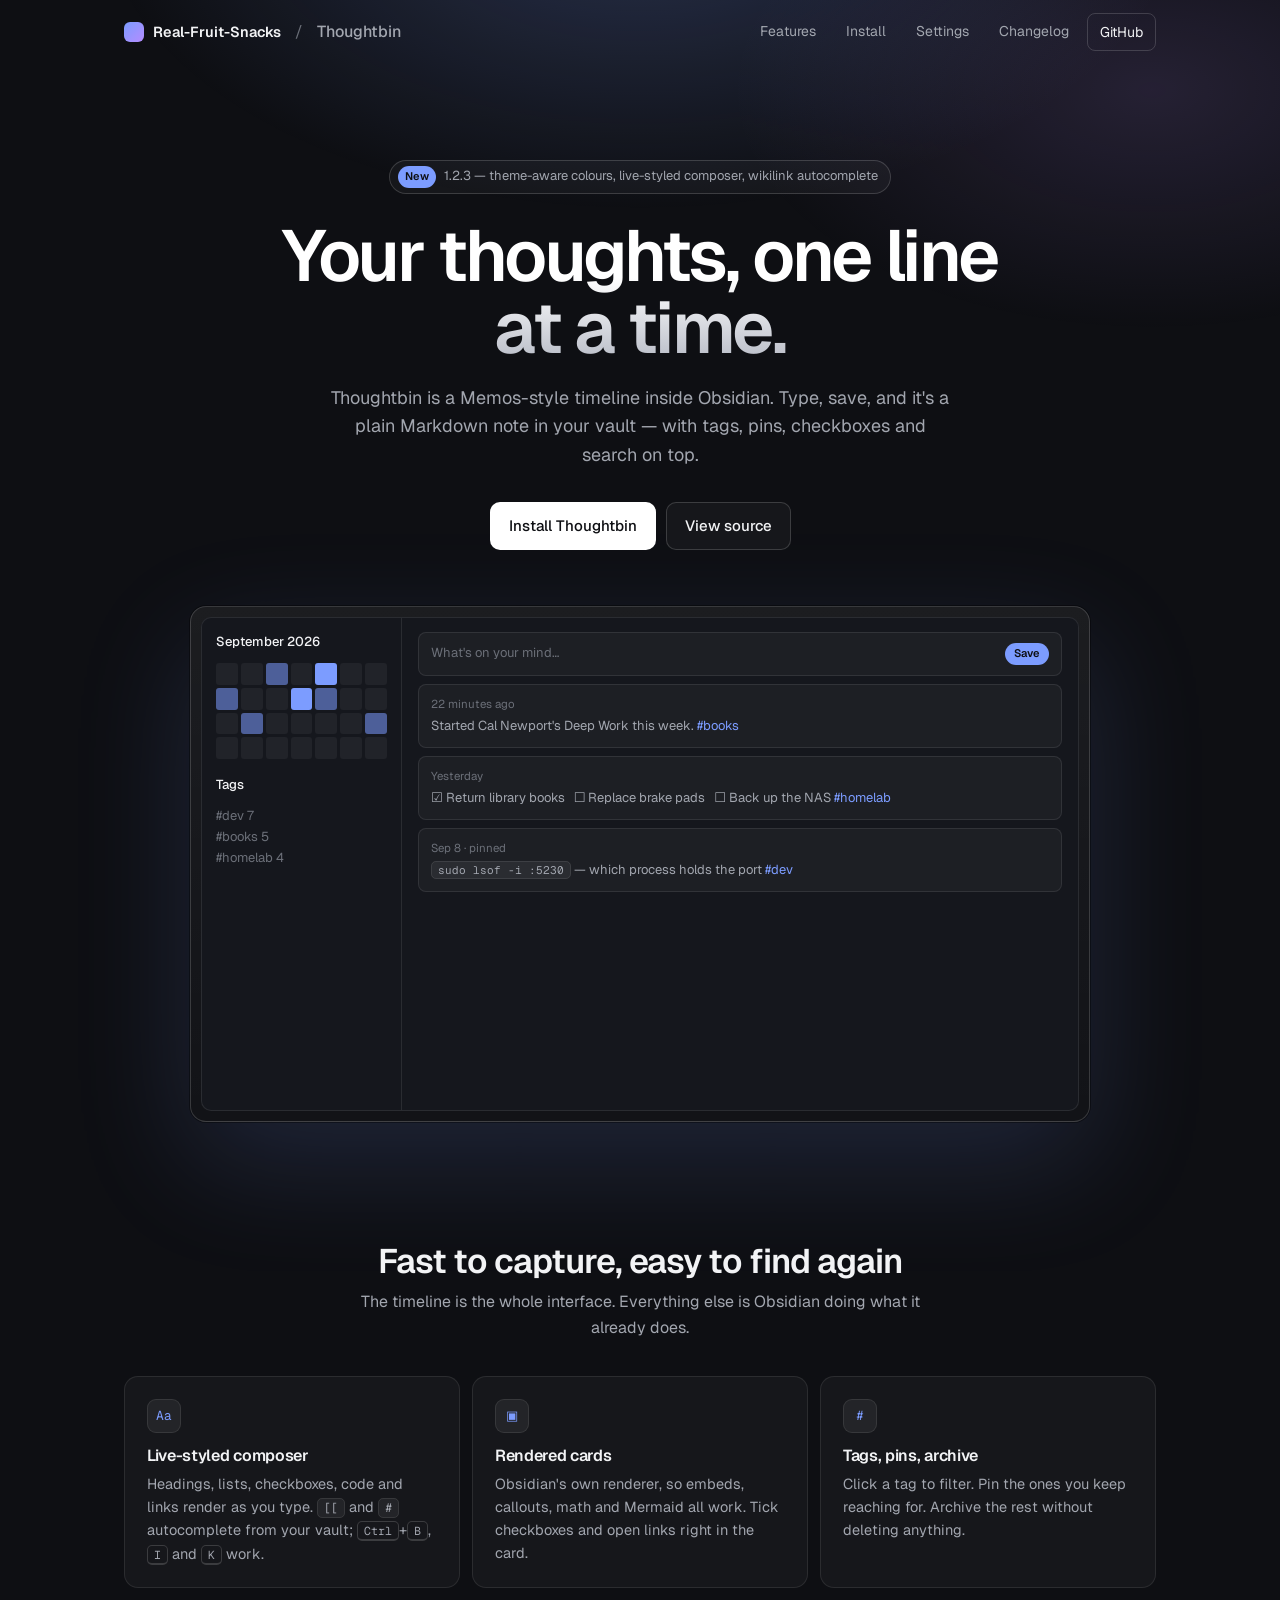
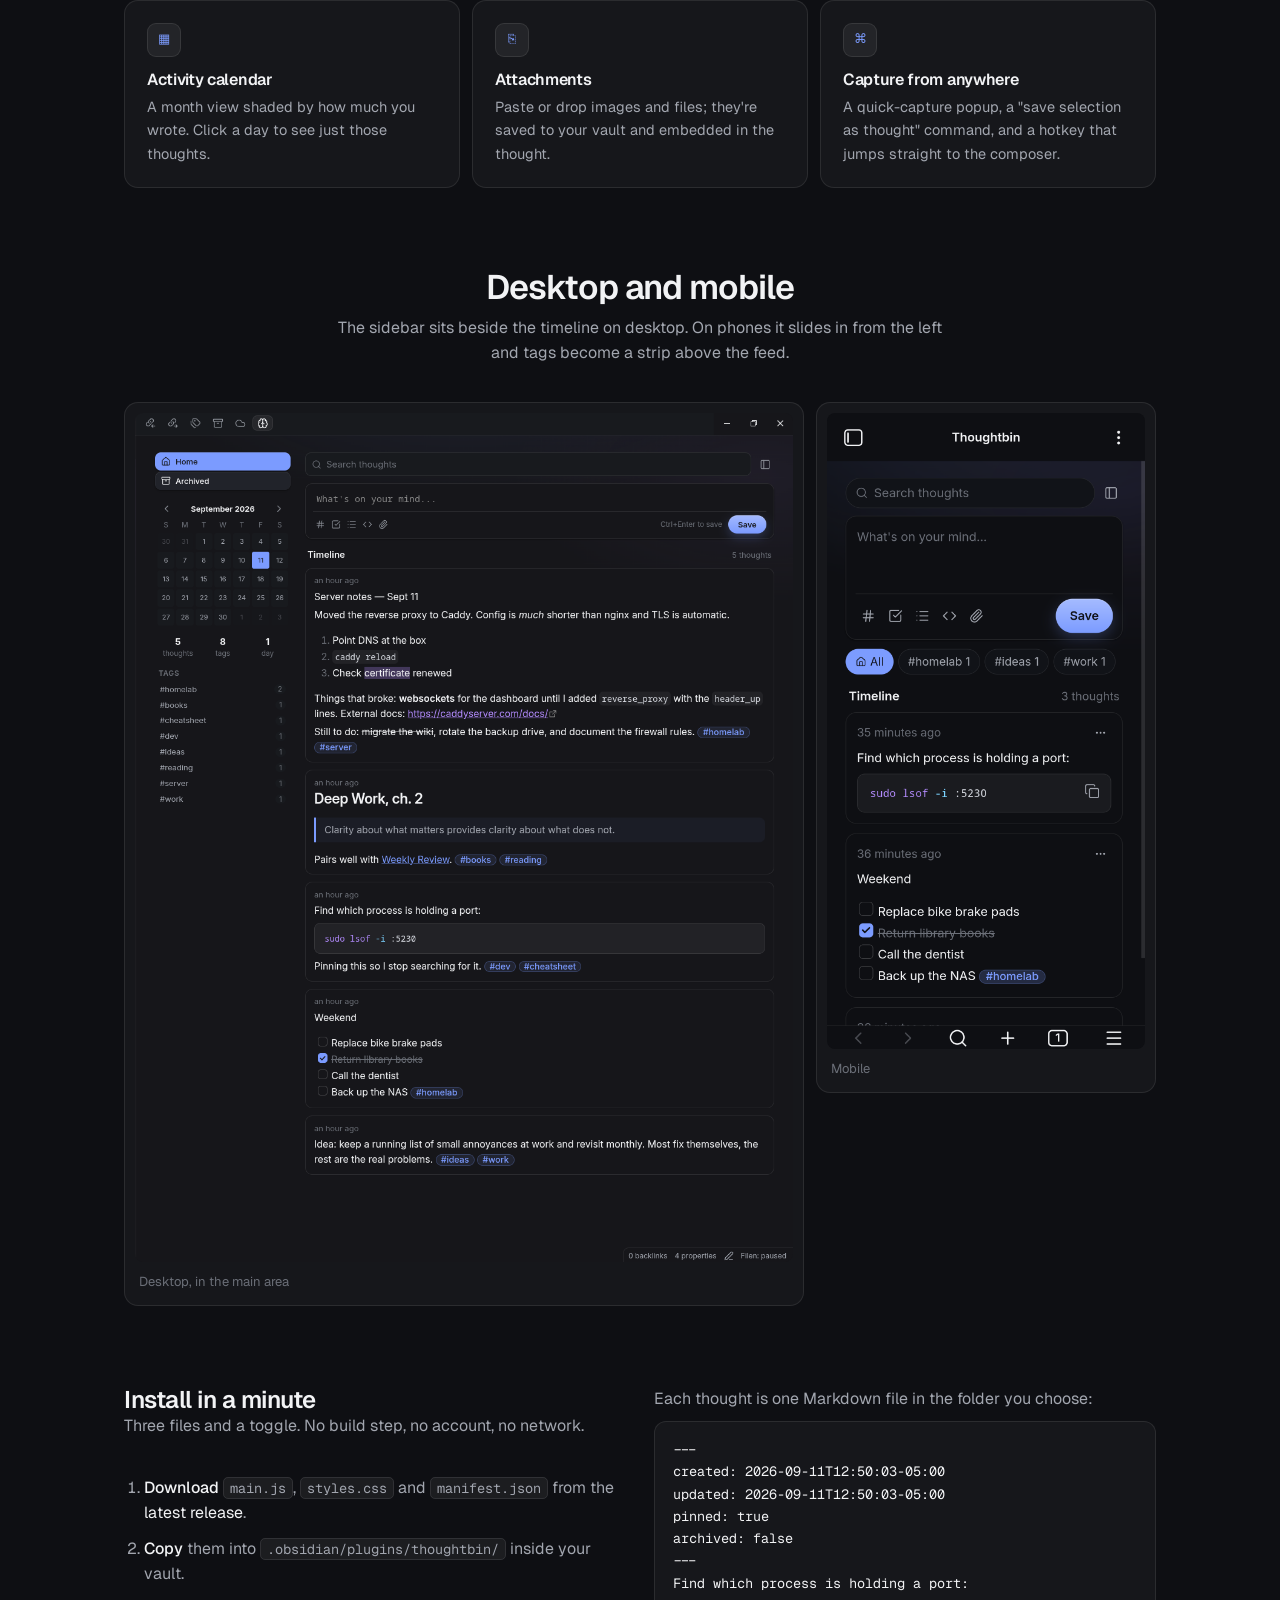
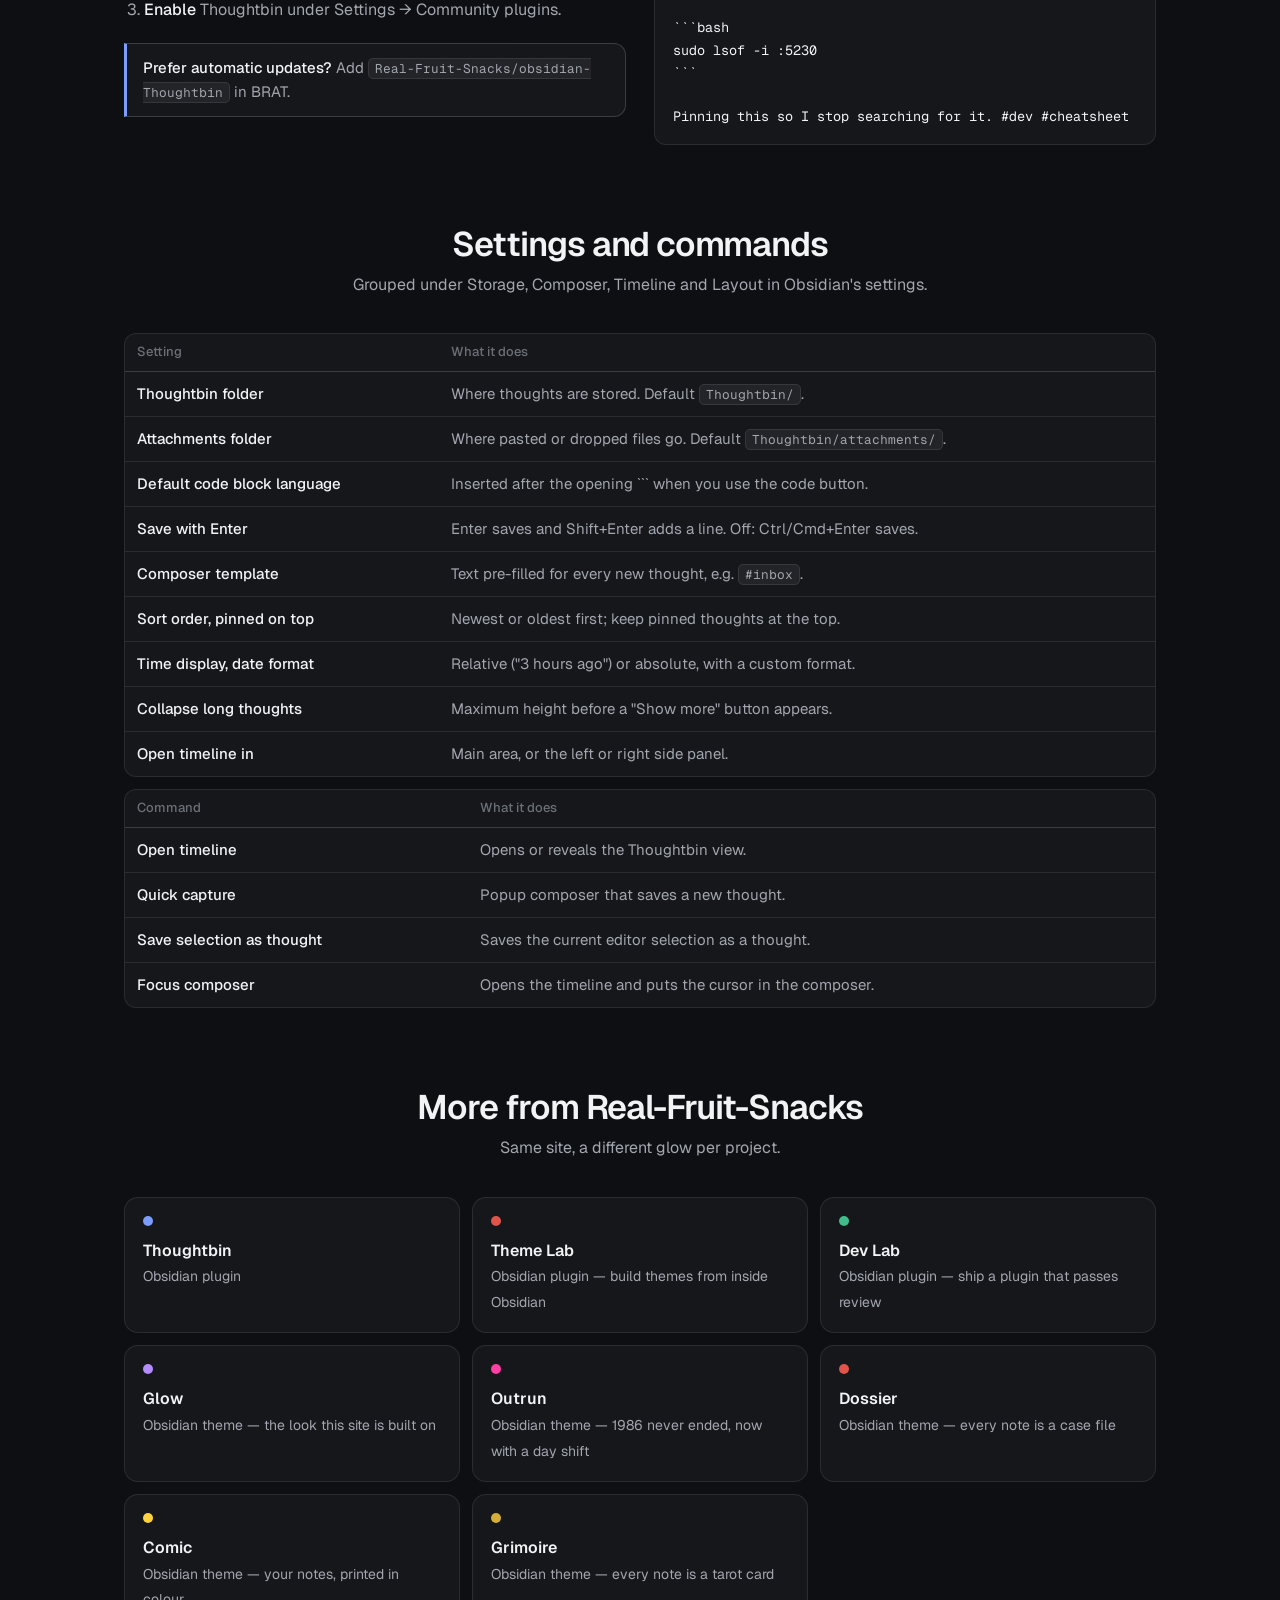
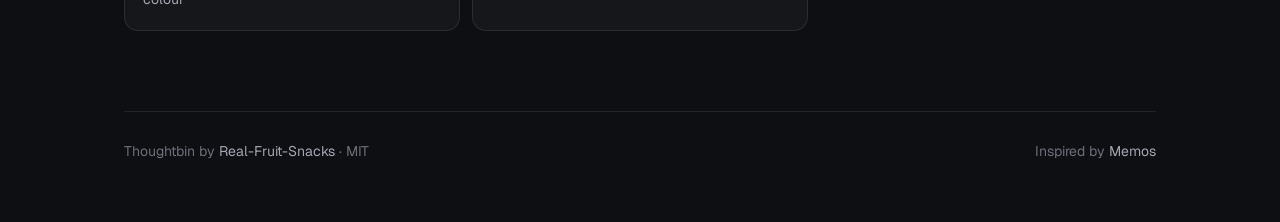
<file: docs/index.html>
<!doctype html>
<html lang="en">
<head>
<meta charset="utf-8">
<meta name="viewport" content="width=device-width, initial-scale=1">
<title>Thoughtbin — a private timeline for quick thoughts in Obsidian</title>
<meta name="description" content="Thoughtbin is a Memos-style timeline inside Obsidian. Type a thought, save it, and it's a plain Markdown note in your vault with tags, pins, checkboxes and search.">
<link rel="icon" href="assets/favicon.svg" type="image/svg+xml">
<meta property="og:title" content="Thoughtbin for Obsidian">
<meta property="og:description" content="Your thoughts, one line at a time. A private, Memos-style timeline inside your vault.">
<meta property="og:image" content="https://real-fruit-snacks.github.io/obsidian-Thoughtbin/assets/og.png">
<meta property="og:type" content="website">
<meta name="twitter:card" content="summary_large_image">
<link rel="preconnect" href="https://fonts.googleapis.com">
<link href="https://fonts.googleapis.com/css2?family=Geist:wght@400;500;600;700&family=Geist+Mono:wght@400;500&display=swap" rel="stylesheet">
<link rel="stylesheet" href="assets/rfs.css">
<style>:root{ --accent:#7C9CFF; --accent-2:#B48CFF; }</style>
</head>
<body>
<div class="wrap">
  <header class="site-header">
    <a class="owner" href="https://github.com/Real-Fruit-Snacks"><i></i>Real-Fruit-Snacks</a>
    <span class="crumb">/</span><span class="proj">Thoughtbin</span>
    <nav>
      <a href="#features">Features</a>
      <a href="#install">Install</a>
      <a href="#settings">Settings</a>
      <a href="changelog.html">Changelog</a>
      <a class="gh" href="https://github.com/Real-Fruit-Snacks/obsidian-Thoughtbin">GitHub</a>
    </nav>
  </header>

  <div class="hero">
    <div class="pill"><b>New</b> 1.2.3 — theme-aware colours, live-styled composer, wikilink autocomplete</div>
    <h1>Your thoughts, one line at a time.</h1>
    <p class="lede">Thoughtbin is a Memos-style timeline inside Obsidian. Type, save, and it's a plain Markdown note in your vault — with tags, pins, checkboxes and search on top.</p>
    <div class="actions">
      <a class="btn primary" href="#install">Install Thoughtbin</a>
      <a class="btn secondary" href="https://github.com/Real-Fruit-Snacks/obsidian-Thoughtbin">View source</a>
    </div>

    <div class="frame" aria-hidden="true"><div class="screen">
      <div class="sb"><b>September 2026</b>
        <div class="cal"><i></i><i></i><i class="h"></i><i></i><i class="hh"></i><i></i><i></i><i class="h"></i><i></i><i></i><i class="hh"></i><i class="h"></i><i></i><i></i><i></i><i class="h"></i><i></i><i></i><i></i><i></i><i class="h"></i><i></i><i></i><i></i><i></i><i></i><i></i><i></i></div>
        <b>Tags</b>#dev 7<br>#books 5<br>#homelab 4
      </div>
      <div class="main">
        <div class="comp">What's on your mind…<b>Save</b></div>
        <div class="card"><small>22 minutes ago</small><p>Started Cal Newport's Deep Work this week. <span class="t">#books</span></p></div>
        <div class="card"><small>Yesterday</small><p>☑ Return library books &nbsp; ☐ Replace brake pads &nbsp; ☐ Back up the NAS <span class="t">#homelab</span></p></div>
        <div class="card"><small>Sep 8 · pinned</small><p><code>sudo lsof -i :5230</code> — which process holds the port <span class="t">#dev</span></p></div>
      </div>
    </div></div>
  </div>

  <section id="features">
    <h2>Fast to capture, easy to find again</h2>
    <p class="sub">The timeline is the whole interface. Everything else is Obsidian doing what it already does.</p>
    <div class="grid">
      <div class="f"><div class="ic">Aa</div><h3>Live-styled composer</h3><p>Headings, lists, checkboxes, code and links render as you type. <code>[[</code> and <code>#</code> autocomplete from your vault; <kbd>Ctrl</kbd>+<kbd>B</kbd>, <kbd>I</kbd> and <kbd>K</kbd> work.</p></div>
      <div class="f"><div class="ic">▣</div><h3>Rendered cards</h3><p>Obsidian's own renderer, so embeds, callouts, math and Mermaid all work. Tick checkboxes and open links right in the card.</p></div>
      <div class="f"><div class="ic">#</div><h3>Tags, pins, archive</h3><p>Click a tag to filter. Pin the ones you keep reaching for. Archive the rest without deleting anything.</p></div>
      <div class="f"><div class="ic">▦</div><h3>Activity calendar</h3><p>A month view shaded by how much you wrote. Click a day to see just those thoughts.</p></div>
      <div class="f"><div class="ic">⎘</div><h3>Attachments</h3><p>Paste or drop images and files; they're saved to your vault and embedded in the thought.</p></div>
      <div class="f"><div class="ic">⌘</div><h3>Capture from anywhere</h3><p>A quick-capture popup, a "save selection as thought" command, and a hotkey that jumps straight to the composer.</p></div>
    </div>
  </section>

  <section id="screenshots">
    <h2>Desktop and mobile</h2>
    <p class="sub">The sidebar sits beside the timeline on desktop. On phones it slides in from the left and tags become a strip above the feed.</p>
    <div class="shots">
      <figure><img src="assets/screenshot-desktop.png" alt="Thoughtbin on desktop: composer, timeline and calendar sidebar" loading="lazy"><figcaption>Desktop, in the main area</figcaption></figure>
      <figure><img src="assets/screenshot-mobile.png" alt="Thoughtbin on a phone with the tag strip" loading="lazy"><figcaption>Mobile</figcaption></figure>
    </div>
  </section>

  <section id="install">
    <div class="two">
      <div>
        <h2>Install in a minute</h2>
        <p class="sub">Three files and a toggle. No build step, no account, no network.</p>
        <ol class="steps">
          <li><b>Download</b> <code>main.js</code>, <code>styles.css</code> and <code>manifest.json</code> from the <a href="https://github.com/Real-Fruit-Snacks/obsidian-Thoughtbin/releases/latest">latest release</a>.</li>
          <li><b>Copy</b> them into <code>.obsidian/plugins/thoughtbin/</code> inside your vault.</li>
          <li><b>Enable</b> Thoughtbin under Settings → Community plugins.</li>
        </ol>
        <div class="callout"><b>Prefer automatic updates?</b> Add <code>Real-Fruit-Snacks/obsidian-Thoughtbin</code> in BRAT.</div>
      </div>
      <div>
        <p class="sub" style="text-align:left;margin-bottom:10px">Each thought is one Markdown file in the folder you choose:</p>
<pre><code>---
created: 2026-09-11T12:50:03-05:00
updated: 2026-09-11T12:50:03-05:00
pinned: true
archived: false
---
Find which process is holding a port:

```bash
sudo lsof -i :5230
```

Pinning this so I stop searching for it. #dev #cheatsheet</code></pre>
      </div>
    </div>
  </section>

  <section id="settings">
    <h2>Settings and commands</h2>
    <p class="sub">Grouped under Storage, Composer, Timeline and Layout in Obsidian's settings.</p>
    <div class="table-wrap">
      <table>
        <tr><th>Setting</th><th>What it does</th></tr>
        <tr><td>Thoughtbin folder</td><td>Where thoughts are stored. Default <code>Thoughtbin/</code>.</td></tr>
        <tr><td>Attachments folder</td><td>Where pasted or dropped files go. Default <code>Thoughtbin/attachments/</code>.</td></tr>
        <tr><td>Default code block language</td><td>Inserted after the opening ``` when you use the code button.</td></tr>
        <tr><td>Save with Enter</td><td>Enter saves and Shift+Enter adds a line. Off: Ctrl/Cmd+Enter saves.</td></tr>
        <tr><td>Composer template</td><td>Text pre-filled for every new thought, e.g. <code>#inbox</code>.</td></tr>
        <tr><td>Sort order, pinned on top</td><td>Newest or oldest first; keep pinned thoughts at the top.</td></tr>
        <tr><td>Time display, date format</td><td>Relative ("3 hours ago") or absolute, with a custom format.</td></tr>
        <tr><td>Collapse long thoughts</td><td>Maximum height before a "Show more" button appears.</td></tr>
        <tr><td>Open timeline in</td><td>Main area, or the left or right side panel.</td></tr>
      </table>
    </div>
    <div class="table-wrap" style="margin-top:12px">
      <table>
        <tr><th>Command</th><th>What it does</th></tr>
        <tr><td>Open timeline</td><td>Opens or reveals the Thoughtbin view.</td></tr>
        <tr><td>Quick capture</td><td>Popup composer that saves a new thought.</td></tr>
        <tr><td>Save selection as thought</td><td>Saves the current editor selection as a thought.</td></tr>
        <tr><td>Focus composer</td><td>Opens the timeline and puts the cursor in the composer.</td></tr>
      </table>
    </div>
  </section>

  <section id="projects">
    <h2>More from Real-Fruit-Snacks</h2>
    <p class="sub">Same site, a different glow per project.</p>
    <div class="proj">
      <a href="#" aria-current="page"><i style="background:#7C9CFF"></i><b>Thoughtbin</b><span>Obsidian plugin</span></a>
      <a href="https://real-fruit-snacks.github.io/obsidian-theme-lab/"><i style="background:#E0554A"></i><b>Theme Lab</b><span>Obsidian plugin — build themes from inside Obsidian</span></a>
      <a href="https://real-fruit-snacks.github.io/obsidian-plugin-lab/"><i style="background:#3DBE8B"></i><b>Dev Lab</b><span>Obsidian plugin — ship a plugin that passes review</span></a>
      <a href="https://real-fruit-snacks.github.io/obsidian-glow/"><i style="background:#B48CFF"></i><b>Glow</b><span>Obsidian theme — the look this site is built on</span></a>
      <a href="https://real-fruit-snacks.github.io/obsidian-outrun/"><i style="background:#FF3FA4"></i><b>Outrun</b><span>Obsidian theme — 1986 never ended, now with a day shift</span></a>
      <a href="https://real-fruit-snacks.github.io/obsidian-dossier/"><i style="background:#E0554A"></i><b>Dossier</b><span>Obsidian theme — every note is a case file</span></a>
      <a href="https://real-fruit-snacks.github.io/obsidian-comic/"><i style="background:#FFD23F"></i><b>Comic</b><span>Obsidian theme — your notes, printed in colour</span></a>
      <a href="https://real-fruit-snacks.github.io/obsidian-grimoire/"><i style="background:#D4AF37"></i><b>Grimoire</b><span>Obsidian theme — every note is a tarot card</span></a>
    </div>
  </section>

  <footer class="site-footer">
    <span>Thoughtbin by <a href="https://github.com/Real-Fruit-Snacks">Real-Fruit-Snacks</a> · MIT</span>
    <span>Inspired by <a href="https://usememos.com">Memos</a></span>
  </footer>
</div>
</body>
</html>
</file>
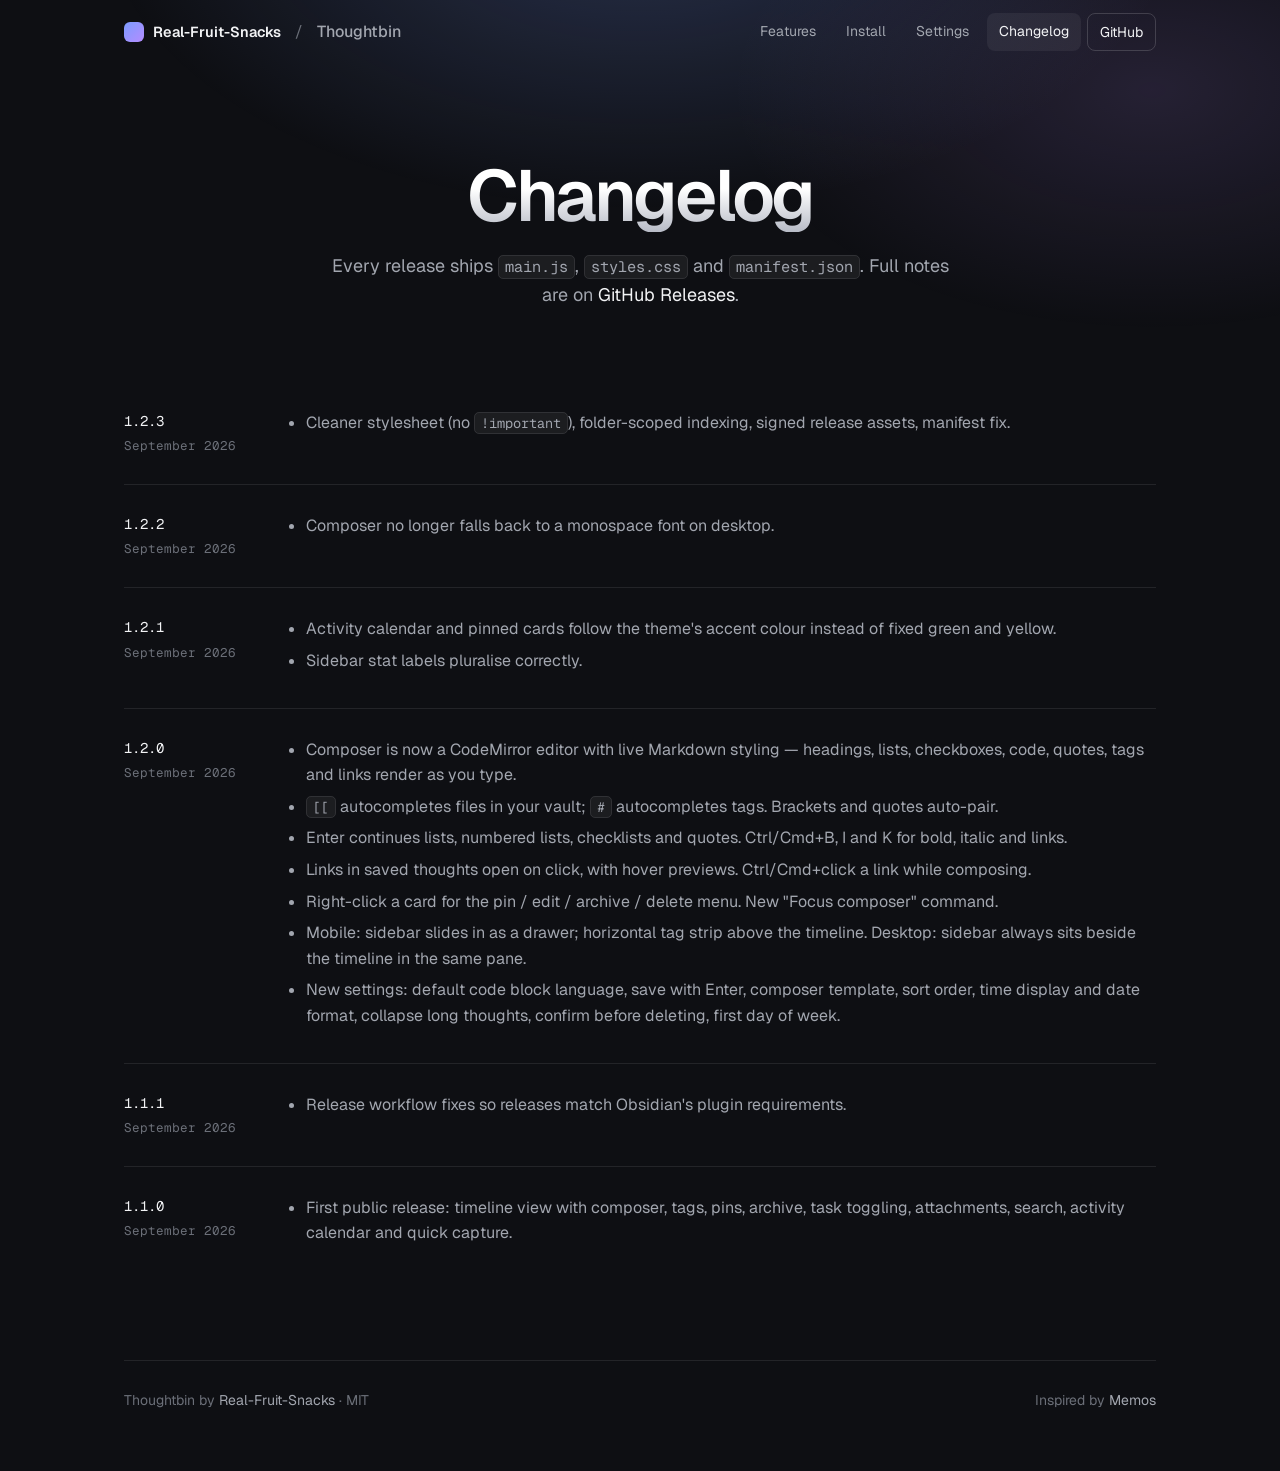
<file: docs/changelog.html>
<!doctype html>
<html lang="en">
<head>
<meta charset="utf-8">
<meta name="viewport" content="width=device-width, initial-scale=1">
<title>Changelog — Thoughtbin</title>
<link rel="icon" href="assets/favicon.svg" type="image/svg+xml">
<link rel="preconnect" href="https://fonts.googleapis.com">
<link href="https://fonts.googleapis.com/css2?family=Geist:wght@400;500;600;700&family=Geist+Mono:wght@400;500&display=swap" rel="stylesheet">
<link rel="stylesheet" href="assets/rfs.css">
<style>:root{ --accent:#7C9CFF; --accent-2:#B48CFF; }</style>
</head>
<body>
<div class="wrap">
  <header class="site-header">
    <a class="owner" href="https://github.com/Real-Fruit-Snacks"><i></i>Real-Fruit-Snacks</a>
    <span class="crumb">/</span><a class="proj" href="index.html">Thoughtbin</a>
    <nav>
      <a href="index.html#features">Features</a>
      <a href="index.html#install">Install</a>
      <a href="index.html#settings">Settings</a>
      <a href="changelog.html" aria-current="page">Changelog</a>
      <a class="gh" href="https://github.com/Real-Fruit-Snacks/obsidian-Thoughtbin">GitHub</a>
    </nav>
  </header>

  <div class="hero" style="padding-bottom:0">
    <h1>Changelog</h1>
    <p class="lede">Every release ships <code>main.js</code>, <code>styles.css</code> and <code>manifest.json</code>. Full notes are on <a href="https://github.com/Real-Fruit-Snacks/obsidian-Thoughtbin/releases">GitHub Releases</a>.</p>
  </div>

  <section class="left" style="padding-top:40px">
    <div class="release">
      <div class="v">1.2.3<small>September 2026</small></div>
      <ul><li>Cleaner stylesheet (no <code>!important</code>), folder-scoped indexing, signed release assets, manifest fix.</li></ul>
    </div>
    <div class="release">
      <div class="v">1.2.2<small>September 2026</small></div>
      <ul><li>Composer no longer falls back to a monospace font on desktop.</li></ul>
    </div>
    <div class="release">
      <div class="v">1.2.1<small>September 2026</small></div>
      <ul>
        <li>Activity calendar and pinned cards follow the theme's accent colour instead of fixed green and yellow.</li>
        <li>Sidebar stat labels pluralise correctly.</li>
      </ul>
    </div>
    <div class="release">
      <div class="v">1.2.0<small>September 2026</small></div>
      <ul>
        <li>Composer is now a CodeMirror editor with live Markdown styling — headings, lists, checkboxes, code, quotes, tags and links render as you type.</li>
        <li><code>[[</code> autocompletes files in your vault; <code>#</code> autocompletes tags. Brackets and quotes auto-pair.</li>
        <li>Enter continues lists, numbered lists, checklists and quotes. Ctrl/Cmd+B, I and K for bold, italic and links.</li>
        <li>Links in saved thoughts open on click, with hover previews. Ctrl/Cmd+click a link while composing.</li>
        <li>Right-click a card for the pin / edit / archive / delete menu. New "Focus composer" command.</li>
        <li>Mobile: sidebar slides in as a drawer; horizontal tag strip above the timeline. Desktop: sidebar always sits beside the timeline in the same pane.</li>
        <li>New settings: default code block language, save with Enter, composer template, sort order, time display and date format, collapse long thoughts, confirm before deleting, first day of week.</li>
      </ul>
    </div>
    <div class="release">
      <div class="v">1.1.1<small>September 2026</small></div>
      <ul><li>Release workflow fixes so releases match Obsidian's plugin requirements.</li></ul>
    </div>
    <div class="release">
      <div class="v">1.1.0<small>September 2026</small></div>
      <ul><li>First public release: timeline view with composer, tags, pins, archive, task toggling, attachments, search, activity calendar and quick capture.</li></ul>
    </div>
  </section>

  <footer class="site-footer">
    <span>Thoughtbin by <a href="https://github.com/Real-Fruit-Snacks">Real-Fruit-Snacks</a> · MIT</span>
    <span>Inspired by <a href="https://usememos.com">Memos</a></span>
  </footer>
</div>
</body>
</html>
</file>
<file: docs/assets/rfs.css>
/* ==========================================================================
   Real-Fruit-Snacks site system — "Glow"
   Shared by every project site. Per-project overrides go in the page:
     <style>:root{ --accent:#7C9CFF; --accent-2:#B48CFF; }</style>
   ========================================================================== */

:root {
  --bg: #0E0F13;
  --bg-2: #15171D;
  --panel: rgba(255, 255, 255, .035);
  --panel-2: rgba(255, 255, 255, .06);
  --line: rgba(255, 255, 255, .09);
  --line-2: rgba(255, 255, 255, .16);
  --text: #F2F3F5;
  --text-2: #A2A6AF;
  --text-3: #6B6F78;
  --accent: #7C9CFF;
  --accent-2: #B48CFF;
  --accent-ink: #0E0F13;
  --sans: "Geist", system-ui, -apple-system, "Segoe UI", sans-serif;
  --mono: "Geist Mono", ui-monospace, SFMono-Regular, Menlo, monospace;
  --r-s: 8px; --r: 12px; --r-l: 16px;
  --max: 1080px;
}

/* ---------- base ---------- */
*, *::before, *::after { box-sizing: border-box; }
html { scroll-behavior: smooth; }
@media (prefers-reduced-motion: reduce) { html { scroll-behavior: auto; } }
body {
  margin: 0; background: var(--bg); color: var(--text);
  font-family: var(--sans); font-size: 16px; line-height: 1.6;
  -webkit-font-smoothing: antialiased;
}
body::before {
  content: ""; position: fixed; inset: 0; pointer-events: none; z-index: 0;
  background:
    radial-gradient(900px 500px at 50% -10%, color-mix(in srgb, var(--accent) 24%, transparent), transparent 60%),
    radial-gradient(700px 400px at 90% 10%, color-mix(in srgb, var(--accent-2) 14%, transparent), transparent 60%);
}
a { color: var(--text); text-decoration: none; }
a:hover { color: var(--accent); }
:focus-visible { outline: 2px solid var(--accent); outline-offset: 3px; border-radius: 4px; }
img { max-width: 100%; height: auto; display: block; }
.wrap { max-width: var(--max); margin: 0 auto; padding: 0 24px; position: relative; z-index: 1; }

h1, h2, h3 { margin: 0; font-weight: 600; letter-spacing: -.02em; line-height: 1.15; }
p { margin: 0 0 1em; }
code {
  font-family: var(--mono); font-size: .85em;
  background: var(--panel-2); border: 1px solid var(--line);
  padding: 1px 6px; border-radius: 5px;
}
pre {
  font-family: var(--mono); font-size: 13.5px; line-height: 1.65;
  background: var(--panel); border: 1px solid var(--line); border-radius: var(--r);
  padding: 16px 18px; margin: 0; overflow: auto;
}
pre code { background: none; border: 0; padding: 0; font-size: inherit; }
kbd {
  font-family: var(--mono); font-size: .8em; color: var(--text-2);
  border: 1px solid var(--line-2); border-bottom-width: 2px; border-radius: 5px; padding: 1px 6px;
}
hr { border: 0; border-top: 1px solid var(--line); margin: 48px 0; }

/* ---------- header ---------- */
.site-header { display: flex; align-items: center; gap: 14px; height: 64px; }
.site-header .owner { display: flex; align-items: center; gap: 9px; font-weight: 600; font-size: 14.5px; }
.site-header .owner i { width: 20px; height: 20px; border-radius: 6px; background: linear-gradient(135deg, var(--accent), var(--accent-2)); }
.site-header .crumb { color: var(--text-3); }
.site-header .proj { font-weight: 500; color: var(--text-2); }
.site-header nav { margin-left: auto; display: flex; gap: 6px; }
.site-header nav a { color: var(--text-2); font-size: 14px; padding: 7px 12px; border-radius: var(--r-s); }
.site-header nav a:hover, .site-header nav a[aria-current="page"] { background: var(--panel-2); color: var(--text); }
.site-header nav a.gh { border: 1px solid var(--line-2); color: var(--text); }

/* ---------- hero ---------- */
.hero { text-align: center; padding: 96px 0 40px; }
.pill {
  display: inline-flex; align-items: center; gap: 8px; font-size: 13px; color: var(--text-2);
  border: 1px solid var(--line-2); background: var(--panel); border-radius: 999px;
  padding: 5px 12px 5px 8px; margin-bottom: 26px;
}
.pill b { background: var(--accent); color: var(--accent-ink); border-radius: 999px; font-size: 11px; padding: 2px 7px; font-weight: 600; }
.hero h1 {
  font-size: clamp(40px, 6vw, 72px); letter-spacing: -.04em; line-height: 1;
  margin: 0 auto 20px; max-width: 16ch;
  background: linear-gradient(180deg, #fff 40%, #B7BBC6);
  -webkit-background-clip: text; background-clip: text; color: transparent;
}
.hero .lede { font-size: 18px; color: var(--text-2); max-width: 52ch; margin: 0 auto 32px; }
.hero .actions { display: flex; gap: 10px; justify-content: center; flex-wrap: wrap; }

.btn {
  display: inline-flex; align-items: center; gap: 8px; padding: 11px 18px;
  border-radius: 10px; font-weight: 500; font-size: 15px; border: 1px solid transparent;
}
.btn.primary { background: #fff; color: #0E0F13; }
.btn.primary:hover { background: #E9EBF0; color: #0E0F13; }
.btn.secondary { border-color: var(--line-2); color: var(--text); background: var(--panel); }
.btn.secondary:hover { border-color: var(--accent); color: var(--text); }

/* framed screenshot / app mock */
.frame {
  margin: 56px auto 0; max-width: 900px; border: 1px solid var(--line-2); border-radius: var(--r-l);
  background: linear-gradient(180deg, rgba(255,255,255,.06), rgba(255,255,255,.02));
  padding: 10px;
  box-shadow: 0 0 0 1px rgba(0,0,0,.4), 0 40px 120px color-mix(in srgb, var(--accent) 16%, transparent);
}
.frame > img { border-radius: 10px; border: 1px solid var(--line); }
.frame .screen {
  border-radius: 10px; background: var(--bg-2); border: 1px solid var(--line);
  aspect-ratio: 16 / 9; display: grid; grid-template-columns: 200px 1fr; overflow: hidden; text-align: left; font-size: 13px;
}
.screen .sb { border-right: 1px solid var(--line); padding: 14px; color: var(--text-3); }
.screen .sb b { display: block; color: var(--text); margin-bottom: 10px; font-weight: 500; }
.screen .cal { display: grid; grid-template-columns: repeat(7, 1fr); gap: 3px; margin: 8px 0 16px; }
.screen .cal i { aspect-ratio: 1; border-radius: 3px; background: rgba(255,255,255,.05); }
.screen .cal i.h { background: var(--accent); opacity: .55; }
.screen .cal i.hh { background: var(--accent); }
.screen .main { padding: 14px 16px; }
.screen .comp, .screen .card { border: 1px solid var(--line); border-radius: var(--r-s); padding: 10px 12px; margin-bottom: 8px; background: var(--panel); }
.screen .comp { color: var(--text-3); display: flex; justify-content: space-between; }
.screen .comp b { background: var(--accent); color: var(--accent-ink); border-radius: 999px; font-size: 11px; padding: 2px 9px; font-weight: 600; }
.screen .card small { color: var(--text-3); display: block; font-size: 11.5px; margin-bottom: 3px; }
.screen .card p { margin: 0; color: var(--text-2); }
.screen .card .t { color: var(--accent); }

/* ---------- sections ---------- */
section { padding: 80px 0 0; }
section > h2, .section-title { font-size: 34px; letter-spacing: -.03em; margin: 0 0 8px; text-align: center; }
.sub { color: var(--text-2); text-align: center; margin: 0 auto 36px; max-width: 56ch; }
.left h2, .left .sub, .two h2, .two .sub { text-align: left; margin-left: 0; }

.grid { display: grid; grid-template-columns: repeat(3, 1fr); gap: 12px; }
.grid.two-up { grid-template-columns: repeat(2, 1fr); }
.f { background: var(--panel); border: 1px solid var(--line); border-radius: 14px; padding: 22px; }
.f h3 { margin: 0 0 6px; font-size: 16px; }
.f p { margin: 0; color: var(--text-2); font-size: 14.5px; }
.f .ic {
  width: 34px; height: 34px; border-radius: 9px; background: var(--panel-2); border: 1px solid var(--line);
  margin-bottom: 14px; display: grid; place-items: center; color: var(--accent); font-family: var(--mono); font-size: 13px;
}

.two { display: grid; grid-template-columns: 1fr 1fr; gap: 28px; align-items: start; }
ol.steps { padding-left: 20px; color: var(--text-2); margin: 0; }
ol.steps li { margin-bottom: 10px; }
ol.steps b { color: var(--text); font-weight: 500; }

.shots { display: grid; grid-template-columns: 2fr 1fr; gap: 12px; align-items: start; }
.shots figure { margin: 0; background: var(--panel); border: 1px solid var(--line); border-radius: 14px; padding: 10px; }
.shots img { border-radius: 8px; }
.shots figcaption { color: var(--text-3); font-size: 13px; padding: 10px 4px 2px; }

.callout {
  border: 1px solid var(--line-2); border-left: 3px solid var(--accent); background: var(--panel);
  border-radius: 0 var(--r) var(--r) 0; padding: 12px 16px; margin: 20px 0; font-size: 15px; color: var(--text-2);
}
.callout b { color: var(--text); font-weight: 500; }

table { width: 100%; border-collapse: collapse; font-size: 15px; }
th { text-align: left; font-weight: 500; color: var(--text-3); font-size: 13px; padding: 8px 12px; border-bottom: 1px solid var(--line-2); }
td { padding: 10px 12px; border-bottom: 1px solid var(--line); vertical-align: top; color: var(--text-2); }
td:first-child { color: var(--text); font-weight: 500; white-space: nowrap; }
tr:last-child td { border-bottom: 0; }
.table-wrap { background: var(--panel); border: 1px solid var(--line); border-radius: var(--r); overflow: auto; }

.proj { display: grid; grid-template-columns: repeat(3, 1fr); gap: 12px; }
.proj a { background: var(--panel); border: 1px solid var(--line); border-radius: 14px; padding: 18px; color: var(--text); }
.proj a:hover { border-color: var(--line-2); }
.proj a i { display: block; width: 10px; height: 10px; border-radius: 50%; margin-bottom: 12px; }
.proj b { display: block; font-weight: 600; }
.proj span { font-size: 14px; color: var(--text-2); }

/* changelog */
.release { display: grid; grid-template-columns: 140px 1fr; gap: 24px; padding: 28px 0; border-top: 1px solid var(--line); }
.release:first-of-type { border-top: 0; }
.release .v { font-family: var(--mono); font-size: 14px; color: var(--text); }
.release .v small { display: block; color: var(--text-3); font-size: 12.5px; margin-top: 4px; }
.release ul { margin: 0; padding-left: 18px; color: var(--text-2); }
.release li { margin-bottom: 6px; }

.site-footer {
  margin-top: 80px; border-top: 1px solid var(--line); padding: 28px 0 60px;
  color: var(--text-3); font-size: 14px; display: flex; justify-content: space-between; flex-wrap: wrap; gap: 8px;
}
.site-footer a { color: var(--text-2); }

/* ---------- responsive ---------- */
@media (max-width: 860px) {
  .hero { padding: 56px 0 24px; }
  .frame .screen { grid-template-columns: 1fr; }
  .screen .sb { display: none; }
  .grid, .grid.two-up, .proj, .two, .shots { grid-template-columns: 1fr; }
  .site-header nav a:not(.gh) { display: none; }
  .release { grid-template-columns: 1fr; gap: 8px; }
  section { padding-top: 56px; }
}
</file>
